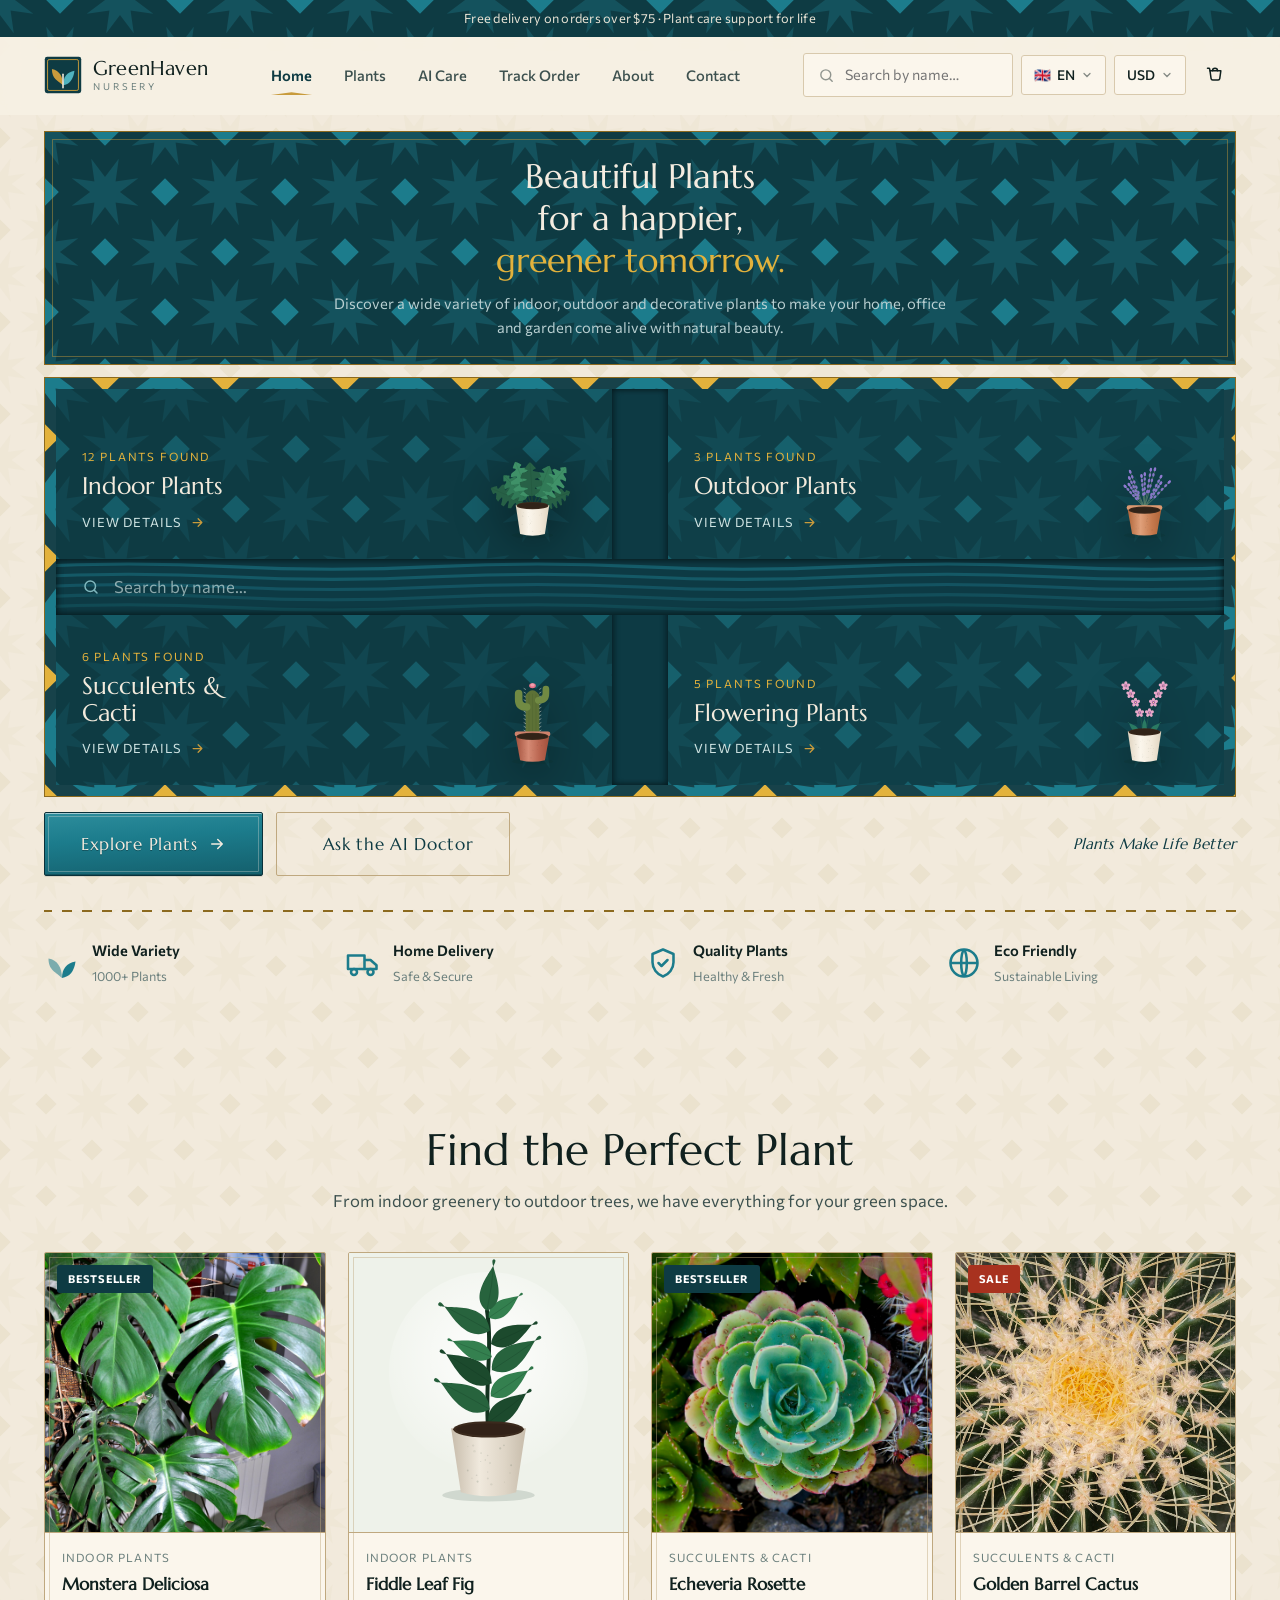
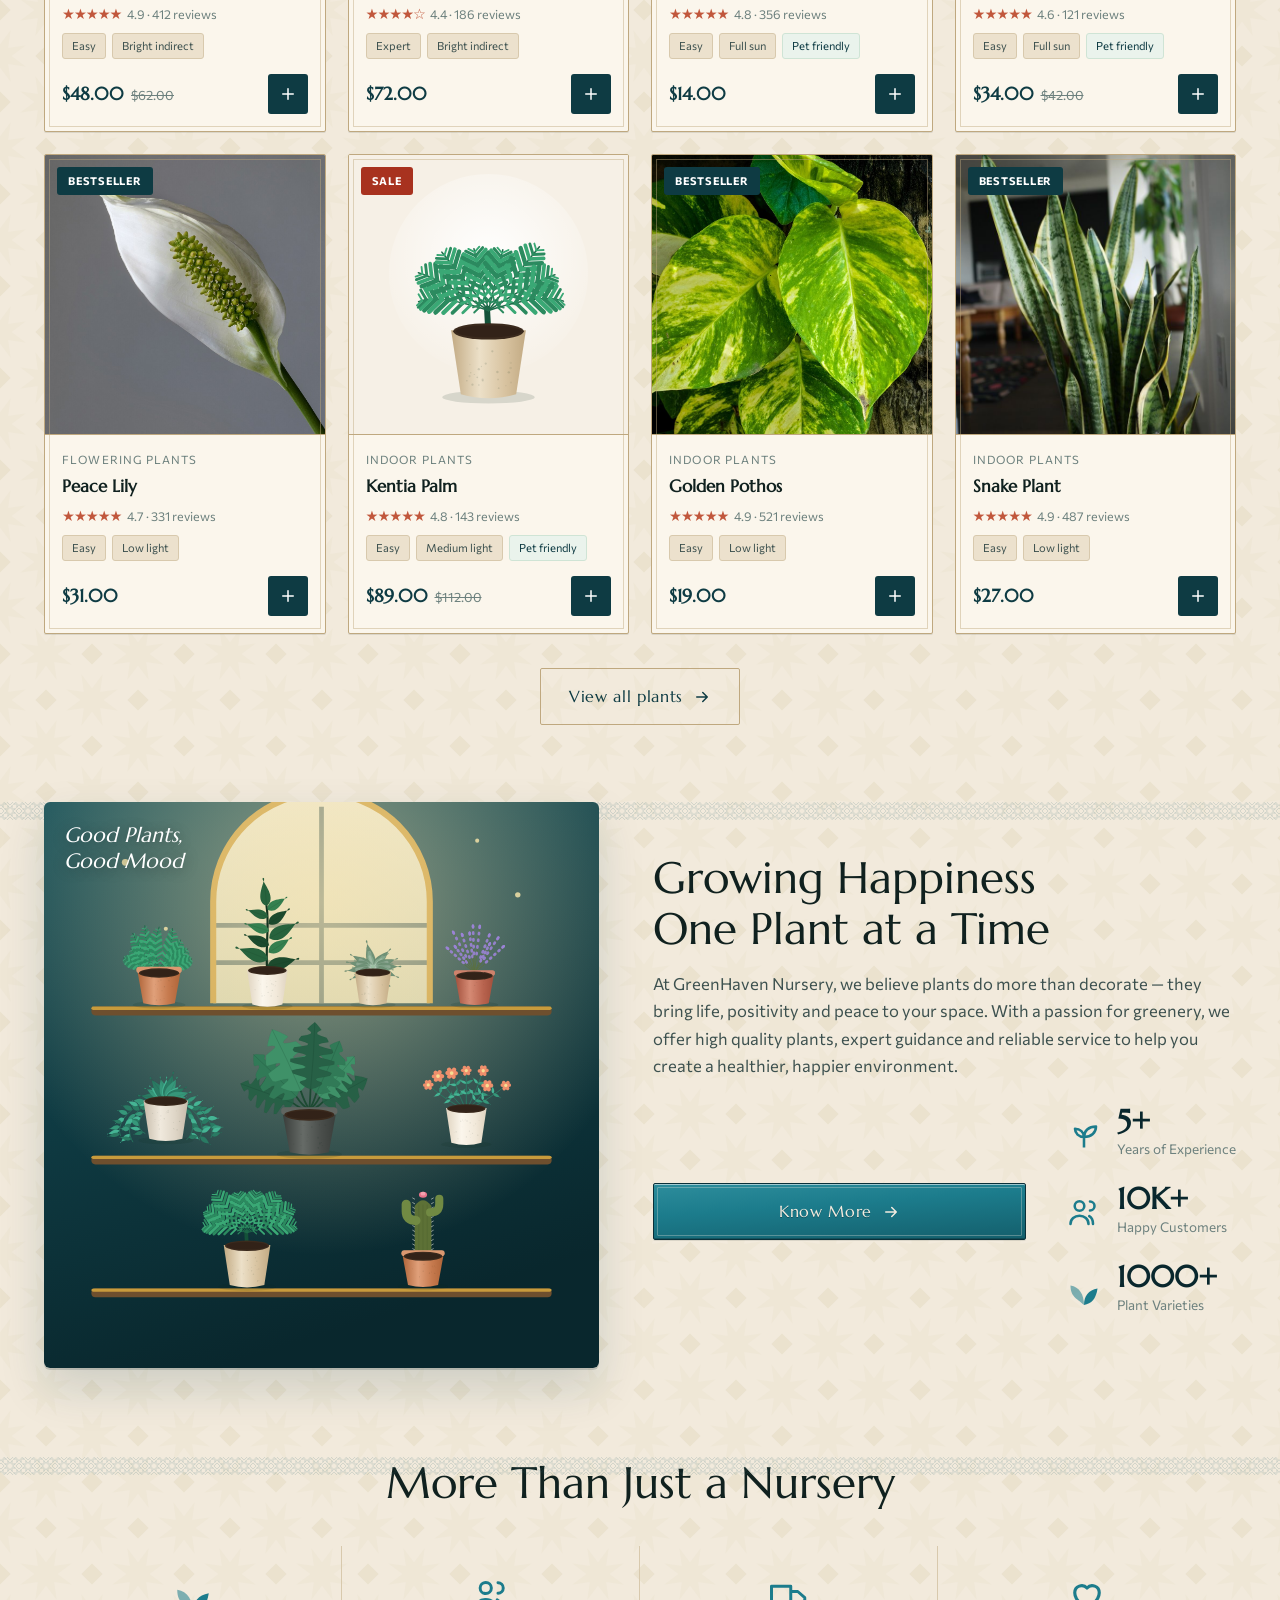
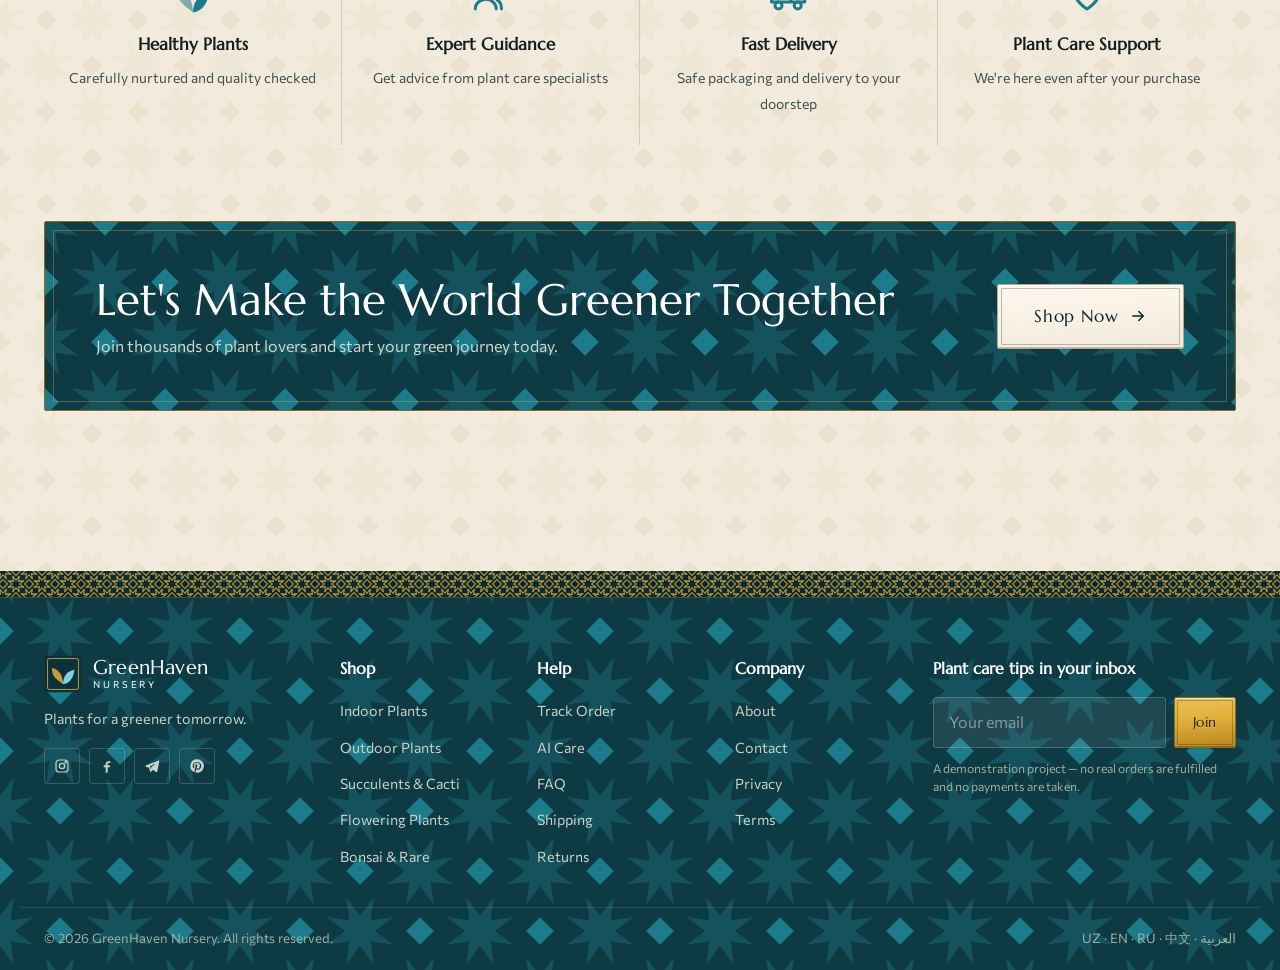
<file: index.html>
<!doctype html>
<html lang="en" dir="ltr">
<head>
<meta charset="utf-8">
<meta name="viewport" content="width=device-width, initial-scale=1">
<title>GreenHaven Nursery — Plants, Flowers & AI Plant Care</title>
<meta name="description" content="Buy healthy indoor and outdoor plants, track your order, and ask our AI plant doctor anything about plant care.">
<meta name="theme-color" content="#0e3b43">
<link rel="icon" href="assets/img/ui/favicon.svg" type="image/svg+xml">
<link rel="preconnect" href="https://fonts.googleapis.com">
<link rel="preconnect" href="https://fonts.gstatic.com" crossorigin>
<link href="https://fonts.googleapis.com/css2?family=Marcellus&family=Alegreya:wght@500;700&family=Amiri:wght@400;700&family=Commissioner:wght@400;500;600;700&family=Noto+Serif+SC:wght@600;700&family=Noto+Sans+SC:wght@400;500;700&family=Noto+Sans+Arabic:wght@400;500;700&display=swap" rel="stylesheet">
<link rel="stylesheet" href="assets/css/style.css">
<meta property="og:title" content="GreenHaven Nursery">
<meta property="og:description" content="Plants, flowers and an AI plant-care doctor — in five languages.">
<meta property="og:type" content="website">
</head>
<body>

<div class="topbar">
  <span data-i18n="topbar.msg">Free delivery on orders over $75 · Plant care support for life</span>
</div>

<header class="site-head" id="head">
  <div class="wrap nav">
    <a href="#/" class="logo" aria-label="GreenHaven home">
      <svg class="logo-mark" viewBox="0 0 48 48" aria-hidden="true">
        <rect x="1" y="1" width="46" height="46" rx="3" fill="#0e3b43"/><rect x="4.5" y="4.5" width="39" height="39" rx="2" fill="none" stroke="#c89b3c" stroke-width="1.2"/>
        <path d="M24 37c0-10 5-17 14.5-18.5C37 30 32 35.5 24 37Z" fill="#4fb3bf"/>
        <path d="M24 37C17 31 10 29 10 16.5c10 2 14 10 14 20.5Z" fill="#c89b3c"/>
        <path d="M24 40V23" stroke="#f2eadc" stroke-width="2" stroke-linecap="round"/>
      </svg>
      <span class="logo-text"><b>GreenHaven</b><span>Nursery</span></span>
    </a>

    <nav class="nav-links" id="navLinks">
      <a href="#/"        data-route="home"    data-i18n="nav.home">Home</a>
      <a href="#/shop"    data-route="shop"    data-i18n="nav.shop">Plants</a>
      <a href="#/care"    data-route="care"    data-i18n="nav.care">AI Care</a>
      <a href="#/track"   data-route="track"   data-i18n="nav.track">Track Order</a>
      <a href="#/about"   data-route="about"   data-i18n="nav.about">About</a>
      <a href="#/contact" data-route="contact" data-i18n="nav.contact">Contact</a>
    </nav>

    <div class="nav-tools">
      <div class="search-wrap">
        <div class="search-box">
          <svg viewBox="0 0 24 24" fill="none" stroke="currentColor" stroke-width="2" aria-hidden="true"><circle cx="11" cy="11" r="7"/><path d="m20 20-3.5-3.5" stroke-linecap="round"/></svg>
          <input type="search" id="search" autocomplete="off" data-i18n-ph="shop.search.ph" placeholder="Search by name…" aria-label="Search plants">
        </div>
        <div class="search-pop" id="searchPop"></div>
      </div>

      <div class="picker" id="langPicker">
        <button class="picker-btn" id="langBtn" aria-haspopup="true" aria-expanded="false">
          <span class="flag" id="langFlag">🇬🇧</span>
          <span id="langLabel">EN</span>
          <svg class="caret" viewBox="0 0 24 24" fill="none" stroke="currentColor" stroke-width="2.5" aria-hidden="true"><path d="m6 9 6 6 6-6" stroke-linecap="round"/></svg>
        </button>
        <div class="picker-menu" id="langMenu" role="menu"></div>
      </div>

      <div class="picker" id="curPicker">
        <button class="picker-btn" id="curBtn" aria-haspopup="true" aria-expanded="false">
          <span id="curLabel">USD</span>
          <svg class="caret" viewBox="0 0 24 24" fill="none" stroke="currentColor" stroke-width="2.5" aria-hidden="true"><path d="m6 9 6 6 6-6" stroke-linecap="round"/></svg>
        </button>
        <div class="picker-menu" id="curMenu" role="menu"></div>
      </div>

      <a href="#/cart" class="icon-btn" id="cartBtn" aria-label="Cart">
        <svg viewBox="0 0 24 24" fill="none" stroke="currentColor" stroke-width="1.8" aria-hidden="true"><path d="M6 7h13l-1.3 9.3a2 2 0 0 1-2 1.7H9.3a2 2 0 0 1-2-1.7L6 7Z" stroke-linejoin="round"/><path d="M9 7a3 3 0 0 1 6 0" stroke-linecap="round"/><path d="M3 4h1.6a1 1 0 0 1 1 .8L6 7" stroke-linecap="round"/></svg>
        <span class="cart-count" id="cartCount" hidden>0</span>
      </a>

      <button class="icon-btn burger" id="burger" aria-label="Menu">
        <svg viewBox="0 0 24 24" fill="none" stroke="currentColor" stroke-width="2" aria-hidden="true"><path d="M4 7h16M4 12h16M4 17h16" stroke-linecap="round"/></svg>
      </button>
    </div>
  </div>
</header>

<div class="drawer-back" id="drawerBack"></div>
<aside class="drawer" id="drawer" aria-label="Menu">
  <div class="drawer-head">
    <b style="font-family:var(--display);font-size:1.1rem" data-i18n="nav.menu">Menu</b>
    <button class="icon-btn" id="drawerClose" aria-label="Close">
      <svg viewBox="0 0 24 24" fill="none" stroke="currentColor" stroke-width="2" aria-hidden="true"><path d="M6 6l12 12M18 6 6 18" stroke-linecap="round"/></svg>
    </button>
  </div>
  <a href="#/"        data-route="home"    data-i18n="nav.home">Home</a>
  <a href="#/shop"    data-route="shop"    data-i18n="nav.shop">Plants</a>
  <a href="#/care"    data-route="care"    data-i18n="nav.care">AI Care</a>
  <a href="#/track"   data-route="track"   data-i18n="nav.track">Track Order</a>
  <a href="#/about"   data-route="about"   data-i18n="nav.about">About</a>
  <a href="#/contact" data-route="contact" data-i18n="nav.contact">Contact</a>
  <a href="#/cart"    data-route="cart"    data-i18n="nav.cart">Cart</a>
  <div class="drawer-pickers">
    <h6 data-i18n="c.language">Language</h6>
    <div class="row" id="drawerLang"></div>
    <h6 data-i18n="c.currency">Currency</h6>
    <div class="row" id="drawerCur"></div>
  </div>
</aside>

<main id="app" role="main"></main>

<footer class="site-foot">
  <div class="wrap foot-grid">
    <div class="foot-brand">
      <div class="logo">
        <svg class="logo-mark" viewBox="0 0 48 48" aria-hidden="true">
          <rect x="1" y="1" width="46" height="46" rx="3" fill="#0b3139"/><rect x="4.5" y="4.5" width="39" height="39" rx="2" fill="none" stroke="#c89b3c" stroke-width="1.2"/>
          <path d="M24 37c0-10 5-17 14.5-18.5C37 30 32 35.5 24 37Z" fill="#7fd0d8"/>
          <path d="M24 37C17 31 10 29 10 16.5c10 2 14 10 14 20.5Z" fill="#c89b3c"/>
        </svg>
        <span class="logo-text"><b>GreenHaven</b><span>Nursery</span></span>
      </div>
      <p data-i18n="ft.tag">Plants for a greener tomorrow.</p>
      <div class="socials">
        <a href="#/contact" aria-label="Instagram"><svg viewBox="0 0 24 24" fill="none" stroke="currentColor" stroke-width="1.8"><rect x="3" y="3" width="18" height="18" rx="5"/><circle cx="12" cy="12" r="4"/><circle cx="17.5" cy="6.5" r="1" fill="currentColor"/></svg></a>
        <a href="#/contact" aria-label="Facebook"><svg viewBox="0 0 24 24" fill="currentColor"><path d="M13 22v-8h3l.5-3H13V9c0-1 .3-1.5 1.6-1.5H17V4.8c-.3 0-1.4-.1-2.6-.1-2.6 0-4.4 1.6-4.4 4.5V11H7v3h3v8h3Z"/></svg></a>
        <a href="#/contact" aria-label="Telegram"><svg viewBox="0 0 24 24" fill="currentColor"><path d="M21 4 2.8 11.2c-1 .4-1 1.7 0 2l4.5 1.4 1.7 5.2c.3.9 1.4 1 2 .3l2.4-2.5 4.5 3.3c.8.6 1.9.2 2.1-.8L22.9 5.3C23.1 4.4 22 3.6 21 4Zm-3.4 4-7 6.2-.3 3-1.4-4.3 8.7-4.9Z"/></svg></a>
        <a href="#/contact" aria-label="Pinterest"><svg viewBox="0 0 24 24" fill="currentColor"><path d="M12 2a10 10 0 0 0-3.6 19.3c-.1-.8-.1-2 .1-2.9l1.2-5s-.3-.6-.3-1.5c0-1.4.8-2.5 1.8-2.5.9 0 1.3.6 1.3 1.4 0 .9-.6 2.2-.9 3.4-.2 1 .5 1.9 1.5 1.9 1.9 0 3.2-2.4 3.2-5.2 0-2.1-1.5-3.7-4.1-3.7a4.7 4.7 0 0 0-4.9 4.7c0 .9.3 1.5.7 2 .2.2.2.3.1.5l-.2.8c-.1.3-.3.4-.5.2-1.3-.5-1.9-2-1.9-3.6 0-2.7 2.3-5.9 6.8-5.9 3.6 0 6 2.6 6 5.4 0 3.7-2 6.5-5.1 6.5-1 0-2-.6-2.3-1.2l-.6 2.5c-.2.8-.7 1.8-1.1 2.4A10 10 0 1 0 12 2Z"/></svg></a>
      </div>
    </div>

    <div>
      <h5 data-i18n="ft.shop">Shop</h5>
      <ul>
        <li><a href="#/shop?cat=indoor"    data-i18n="cat.indoor">Indoor Plants</a></li>
        <li><a href="#/shop?cat=outdoor"   data-i18n="cat.outdoor">Outdoor Plants</a></li>
        <li><a href="#/shop?cat=succulent" data-i18n="cat.succulent">Succulents</a></li>
        <li><a href="#/shop?cat=flowering" data-i18n="cat.flowering">Flowering</a></li>
        <li><a href="#/shop?cat=bonsai"    data-i18n="cat.bonsai">Bonsai</a></li>
      </ul>
    </div>

    <div>
      <h5 data-i18n="ft.help">Help</h5>
      <ul>
        <li><a href="#/track"   data-i18n="nav.track">Track Order</a></li>
        <li><a href="#/care"    data-i18n="nav.care">AI Care</a></li>
        <li><a href="#/contact" data-i18n="ft.faq">FAQ</a></li>
        <li><a href="#/contact" data-i18n="ft.shipping">Shipping</a></li>
        <li><a href="#/contact" data-i18n="ft.returns">Returns</a></li>
      </ul>
    </div>

    <div>
      <h5 data-i18n="ft.company">Company</h5>
      <ul>
        <li><a href="#/about"   data-i18n="nav.about">About</a></li>
        <li><a href="#/contact" data-i18n="nav.contact">Contact</a></li>
        <li><a href="#/about"   data-i18n="ft.privacy">Privacy</a></li>
        <li><a href="#/about"   data-i18n="ft.terms">Terms</a></li>
      </ul>
    </div>

    <div>
      <h5 data-i18n="ft.newsletter">Plant care tips in your inbox</h5>
      <form class="news" id="newsForm">
        <input type="email" required data-i18n-ph="ft.nph" placeholder="Your email" aria-label="Email">
        <button class="btn btn-accent btn-sm" type="submit" data-i18n="ft.njoin">Join</button>
      </form>
      <p class="tiny" style="margin-top:12px;color:#9fae9f" data-i18n="ft.demo">A demonstration project — no real orders are fulfilled and no payments are taken.</p>
    </div>
  </div>

  <div class="wrap foot-base">
    <span>© <span id="year">2026</span> GreenHaven Nursery. <span data-i18n="ft.rights">All rights reserved.</span></span>
    <span>UZ · EN · RU · 中文 · العربية</span>
  </div>
</footer>

<div class="toasts" id="toasts" aria-live="polite"></div>

<script src="assets/js/i18n.js"></script>
<script src="assets/js/data.js"></script>
<script src="assets/js/credits.js"></script>
<script src="assets/js/kb.js"></script>
<script src="assets/js/kb-topics.js"></script>
<script src="assets/js/kb-topics2.js"></script>
<script src="assets/js/kb-topics3.js"></script>
<script src="assets/js/ai.js"></script>
<script src="assets/js/store.js"></script>
<script src="assets/js/app.js"></script>
</body>
</html>
</file>
<file: assets/css/style.css>
/* ==========================================================================
   GreenHaven Nursery — design system
   ========================================================================== */

:root {
  /* The Walled Garden — glazed zellige, lime plaster, brass, still water. */
  --bg:        #f2eadc;   /* lime plaster */
  --bg-tint:   #e9dfcc;
  --surface:   #fbf6ec;
  --surface-2: #ece1cd;
  --ink:       #10211f;
  --ink-2:     #3d514f;
  --ink-3:     #6d817e;
  --brand:     #0e3b43;   /* deep glazed teal */
  --brand-2:   #1c7c8c;   /* turquoise glaze */
  --brand-ink: #09272d;
  --accent:    #c1573c;   /* terracotta */
  --accent-2:  #e3b23c;   /* saffron */
  --brass:     #c89b3c;
  --brass-hi:  #efd79a;
  --brass-lo:  #8c6a1f;
  --line:      #d8c9ad;
  --line-2:    #bfa87f;
  --danger:    #a8321f;
  --ok:        #1c7c8c;

  /* Cut tile, not rounded card: edges are crisp everywhere. */
  --r-sm: 2px;
  --r-md: 3px;
  --r-lg: 4px;
  --r-xl: 6px;
  --r-pill: 3px;

  --sh-1: 0 1px 0 rgba(16,33,31,.10);
  --sh-2: 0 2px 0 rgba(16,33,31,.12), 0 10px 26px rgba(14,59,67,.10);
  --sh-3: 0 2px 0 rgba(16,33,31,.16), 0 20px 46px rgba(14,59,67,.16);

  --display: 'Marcellus', Georgia, serif;
  --body: 'Commissioner', system-ui, -apple-system, 'Segoe UI', sans-serif;

  --tile-deep:    url('../img/world/tile-deep.svg');
  --tile-plaster: url('../img/world/tile-plaster.svg');
  --tile-saffron: url('../img/world/tile-saffron.svg');
  --screen-brass: url('../img/world/screen-brass.svg');
  --screen-ink:   url('../img/world/screen-ink.svg');
  --water:        url('../img/world/water.svg');

  --wrap: 1240px;
  --nav-h: 76px;
}

html[lang="ar"] { --display: 'Amiri', serif; --body: 'Noto Sans Arabic', sans-serif; }
html[lang="zh"] { --display: 'Noto Serif SC', serif; --body: 'Noto Sans SC', sans-serif; }
html[lang="ru"] { --display: 'Alegreya', Georgia, serif; }

* { box-sizing: border-box; }

html { scroll-behavior: smooth; -webkit-text-size-adjust: 100%; }

body {
  margin: 0;
  background: var(--bg) var(--tile-plaster);
  color: var(--ink);
  font-family: var(--body);
  font-size: 16px;
  line-height: 1.65;
  -webkit-font-smoothing: antialiased;
  overflow-x: hidden;
}

img, svg { max-width: 100%; display: block; }
a { color: inherit; text-decoration: none; }
button, input, select, textarea { font: inherit; color: inherit; }

h1, h2, h3, h4 { font-family: var(--display); font-weight: 400; line-height: 1.16; margin: 0; letter-spacing: 0; }
h1 { font-size: clamp(2.3rem, 5.2vw, 4rem); }
h2 { font-size: clamp(1.8rem, 3.6vw, 2.75rem); }
h3 { font-size: clamp(1.25rem, 2vw, 1.6rem); }
h4 { font-size: 1.08rem; }
p  { margin: 0 0 1em; }

.wrap { width: 100%; max-width: var(--wrap); margin-inline: auto; padding-inline: 24px; }
/* Views render from script, so reserve the space before they arrive —
   otherwise the first paint pulls the footer up into the viewport. */
#app { min-height: 78vh; }
.sr { position: absolute; width: 1px; height: 1px; overflow: hidden; clip: rect(0 0 0 0); white-space: nowrap; }

/* --------------------------------------------------------------- buttons */
.btn {
  display: inline-flex; align-items: center; gap: 10px; justify-content: center;
  padding: 14px 28px; border-radius: var(--r-sm);
  border: 1px solid var(--brass-lo);
  font-family: var(--display); font-weight: 400; font-size: 1rem;
  letter-spacing: .04em; cursor: pointer; white-space: nowrap; position: relative;
  background: linear-gradient(176deg, var(--brass-hi) 0%, var(--brass) 38%, #a9802a 100%);
  color: #2a1f08;
  box-shadow: inset 0 1px 0 rgba(255,255,255,.55), inset 0 -1px 0 rgba(0,0,0,.22), var(--sh-1);
  text-shadow: 0 1px 0 rgba(255,255,255,.35);
  transition: filter .16s ease, box-shadow .16s ease, transform .12s ease;
}
/* the engraved rule inside the plaque edge */
.btn::after {
  content: ''; position: absolute; inset: 3px; border: 1px solid rgba(42,31,8,.28);
  border-radius: 1px; pointer-events: none;
}
.btn:hover { filter: brightness(1.06); box-shadow: inset 0 1px 0 rgba(255,255,255,.6), inset 0 -1px 0 rgba(0,0,0,.25), var(--sh-2); }
.btn:active { transform: translateY(1px); }
.btn-primary { background: linear-gradient(176deg, #2d8d9c 0%, var(--brand-2) 40%, #145f6c 100%);
  border-color: #0a3039; color: #f4ece0; text-shadow: 0 1px 0 rgba(0,0,0,.3); }
.btn-primary::after { border-color: rgba(244,236,224,.3); }
.btn-ghost { background: transparent; border-color: var(--line-2); color: var(--brand);
  box-shadow: none; text-shadow: none; }
.btn-ghost::after { border-color: transparent; }
.btn-ghost:hover { border-color: var(--brand); background: rgba(28,124,140,.08); filter: none; }
.btn-accent { background: linear-gradient(176deg, #e9c05a 0%, var(--accent-2) 40%, #b9871f 100%);
  border-color: #8c6a1f; color: #2a1f08; }
.btn-light { background: linear-gradient(176deg, #fdf8ee 0%, #f2eadc 100%); border-color: var(--line-2); color: var(--brand-ink); }
.btn-sm { padding: 9px 18px; font-size: .88rem; }
.btn-sm::after { inset: 2px; }
.btn-lg { padding: 17px 36px; font-size: 1.08rem; }
.btn-block { width: 100%; }
.btn[disabled] { opacity: .45; cursor: not-allowed; }
.btn .ico { width: 18px; height: 18px; flex: none; }
[dir="rtl"] .btn .ico-arrow { transform: scaleX(-1); }

.chip {
  display: inline-flex; align-items: center; gap: 7px; padding: 7px 15px;
  border-radius: var(--r-sm); border: 1px solid var(--line-2);
  background: var(--surface); font-size: .84rem; font-weight: 500; cursor: pointer;
  letter-spacing: .02em; transition: all .15s ease;
}
.chip:hover { border-color: var(--brand); color: var(--brand); }
.chip.on { background: var(--brand); border-color: var(--brand); color: #fff; }

.eyebrow {
  display: inline-flex; align-items: center; gap: 9px;
  font-size: .76rem; font-weight: 600; letter-spacing: .16em; text-transform: uppercase;
  color: var(--brand-2);
}
.eyebrow::before { content: ''; width: 16px; height: 16px; flex: none;
  background: url("data:image/svg+xml,%3Csvg xmlns='http://www.w3.org/2000/svg' viewBox='0 0 24 24' fill='%232d6b46'%3E%3Cpath d='M12 22c0-6 3-10 9-11-1 7-4 10-9 11Z'/%3E%3Cpath d='M12 22C8 18 3 17 3 9c6 1 9 6 9 13Z' opacity='.55'/%3E%3C/svg%3E") center/contain no-repeat; }
.center { text-align: center; }
.center .eyebrow { justify-content: center; }
.lead { color: var(--ink-2); font-size: 1.04rem; max-width: 62ch; }
.center .lead { margin-inline: auto; }

/* ---------------------------------------------------------------- header */
.topbar {
  background: var(--brand-ink) var(--tile-deep); color: #e8e3d5; font-size: .8rem;
  text-align: center; padding: 8px 16px; letter-spacing: .02em;
}
.topbar b { color: var(--accent); font-weight: 600; }

.site-head {
  position: sticky; top: 0; z-index: 60;
  background: rgba(247,240,228,.93); backdrop-filter: blur(12px);
  border-bottom: 2px solid transparent; transition: border-color .2s, box-shadow .2s;
}
.site-head.stuck { border-image: linear-gradient(90deg, var(--brass-lo), var(--brass), var(--brass-lo)) 1;
  border-bottom-style: solid; box-shadow: var(--sh-1); }
.nav { display: flex; align-items: center; gap: 18px; height: var(--nav-h); }

.logo { display: flex; align-items: center; gap: 11px; flex: none; }
.logo-mark { width: 38px; height: 38px; flex: none; }
.logo-text { display: flex; flex-direction: column; line-height: 1; }
.logo-text b { font-family: var(--display); font-size: 1.24rem; font-weight: 400; letter-spacing: .01em; }
.logo-text span { font-size: .6rem; letter-spacing: .3em; text-transform: uppercase; color: var(--ink-3); margin-top: 3px; }

.nav-links { display: flex; align-items: center; gap: 4px; margin-inline: auto; }
.nav-links a {
  padding: 9px 14px; border-radius: var(--r-pill); font-size: .92rem; font-weight: 500;
  color: var(--ink-2); transition: color .15s, background .15s; position: relative;
}
.nav-links a:hover { color: var(--brand); background: var(--surface-2); }
.nav-links a.active { color: var(--brand); font-weight: 600; }
.nav-links a.active::after {
  content: ''; position: absolute; inset-inline: 12px; bottom: 1px; height: 3px;
  background: var(--brass); clip-path: polygon(50% 0, 100% 100%, 0 100%);
}

.nav-tools { display: flex; align-items: center; gap: 8px; flex: none; }
.icon-btn {
  width: 42px; height: 42px; border-radius: var(--r-pill); border: 1px solid transparent;
  display: grid; place-items: center; cursor: pointer; background: none;
  transition: background .15s, border-color .15s; position: relative; color: var(--ink);
}
.icon-btn:hover { background: var(--surface-2); border-color: var(--line); }
.icon-btn svg { width: 20px; height: 20px; }
.cart-count {
  position: absolute; top: 2px; inset-inline-end: 2px; min-width: 19px; height: 19px;
  padding: 0 5px; border-radius: var(--r-pill); background: var(--brand); color: #fff;
  font-size: .68rem; font-weight: 700; display: grid; place-items: center; line-height: 1;
}
.cart-count[hidden] { display: none; }   /* author display: must beat the UA hidden rule */

.picker { position: relative; }
.picker-btn {
  display: flex; align-items: center; gap: 6px; padding: 8px 12px; cursor: pointer;
  border: 1px solid var(--line); background: var(--surface); border-radius: var(--r-pill);
  font-size: .85rem; font-weight: 500; transition: border-color .15s;
}
.picker-btn:hover { border-color: var(--brand); }
.picker-btn .caret { width: 12px; height: 12px; opacity: .5; }
.picker-menu {
  position: absolute; top: calc(100% + 8px); inset-inline-end: 0; min-width: 190px;
  background: var(--surface); border: 1px solid var(--line); border-radius: var(--r-md);
  box-shadow: var(--sh-3); padding: 6px; z-index: 80; display: none;
}
.picker.open .picker-menu { display: block; }
.picker-menu button {
  display: flex; align-items: center; gap: 10px; width: 100%; padding: 9px 12px;
  border: 0; background: none; border-radius: var(--r-sm); cursor: pointer;
  font-size: .9rem; text-align: start;
}
.picker-menu button:hover { background: var(--surface-2); }
.picker-menu button.on { background: var(--brand); color: #fff; }
.picker-menu .flag { font-size: 1.1rem; line-height: 1; }
.picker-menu .sub { margin-inline-start: auto; font-size: .76rem; opacity: .6; }

.burger { display: none; }

/* mobile drawer */
.drawer-back {
  position: fixed; inset: 0; background: rgba(20,39,27,.45); z-index: 90;
  opacity: 0; pointer-events: none; transition: opacity .25s;
}
.drawer-back.open { opacity: 1; pointer-events: auto; }
.drawer {
  position: fixed; inset-block: 0; inset-inline-end: 0; width: min(330px, 86vw);
  background: var(--bg); z-index: 95; padding: 22px; overflow-y: auto;
  transform: translateX(100%); transition: transform .3s cubic-bezier(.4,0,.2,1);
  display: flex; flex-direction: column; gap: 6px;
}
[dir="rtl"] .drawer { transform: translateX(-100%); }
.drawer.open { transform: translateX(0) !important; }
.drawer a {
  padding: 13px 14px; border-radius: var(--r-md); font-weight: 500;
  display: flex; align-items: center; justify-content: space-between;
}
.drawer a:hover, .drawer a.active { background: var(--surface); color: var(--brand); }
.drawer-head { display: flex; align-items: center; justify-content: space-between; margin-bottom: 14px; }

/* search overlay */
.search-wrap { position: relative; flex: none; }
.search-box {
  display: flex; align-items: center; gap: 8px; background: var(--surface);
  border: 1px solid var(--line); border-radius: var(--r-pill); padding: 8px 14px;
  width: 210px; transition: width .2s, border-color .15s;
}
.search-box:focus-within { border-color: var(--brand); width: 260px; }
.search-box input { border: 0; outline: 0; background: none; width: 100%; font-size: .9rem; }
.search-box svg { width: 17px; height: 17px; opacity: .45; flex: none; }
.search-pop {
  position: absolute; top: calc(100% + 8px); inset-inline-end: 0; width: 340px;
  background: var(--surface); border: 1px solid var(--line); border-radius: var(--r-md);
  box-shadow: var(--sh-3); padding: 7px; display: none; max-height: 380px; overflow-y: auto; z-index: 80;
}
.search-pop.open { display: block; }
.search-pop a { display: flex; gap: 11px; align-items: center; padding: 8px; border-radius: var(--r-sm); }
.search-pop a:hover { background: var(--surface-2); }
.search-pop img { width: 42px; height: 42px; border-radius: var(--r-sm); object-fit: cover; }
.search-pop .nm { font-size: .9rem; font-weight: 500; }
.search-pop .pr { font-size: .82rem; color: var(--brand); font-weight: 600; }
.search-pop .empty { padding: 16px; text-align: center; color: var(--ink-3); font-size: .88rem; }

/* ================================================== the walled garden ====
   The first screen is a garden seen from above: four quarters divided by
   water. Every part works — a quarter is the control that enters a
   category, the channel is the search field, the plaque is the action.   */
.garden { padding-block: 16px 46px; }

.inscription {
  background: var(--brand-ink) var(--tile-deep);
  border: 1px solid var(--brass-lo);
  padding: clamp(15px, 2.1vw, 24px) clamp(18px, 4vw, 48px);
  text-align: center; position: relative;
}
.inscription::after {
  content: ''; position: absolute; inset: 7px; border: 1px solid rgba(200,155,60,.45);
  pointer-events: none;
}
.inscription h1 { color: #f4ece0; font-size: clamp(1.35rem, 2.8vw, 2.15rem); line-height: 1.22; }
.inscription h1 em { font-style: normal; color: var(--accent-2); }
.inscription p {
  color: #b9cfd1; margin: 9px auto 0; max-width: 62ch; font-size: .92rem;
}

.garden-frame {
  margin-top: 12px; padding: 11px;
  background: var(--brand-ink) var(--tile-saffron);
  border: 1px solid var(--brass-lo);
}
.garden-plan {
  --ch: clamp(44px, 4.4vw, 62px);
  display: grid;
  grid-template-columns: 1fr var(--ch) 1fr;
  grid-template-rows: 1fr var(--ch) 1fr;
  /* explicit height, not aspect-ratio: with a max-height the browser keeps
     the ratio by shrinking the WIDTH, which exposed the frame behind it. */
  width: 100%;
  height: clamp(360px, 44vh, 520px);
  background: #0b3139;
}

.quarter {
  position: relative; overflow: hidden; display: flex; flex-direction: column;
  justify-content: flex-end; padding: clamp(14px, 2vw, 26px);
  background: #0e3b43; color: #f2eadc; isolation: isolate;
  transition: background .25s ease;
}
.quarter:nth-of-type(even) { background: #10434c; }
.quarter::before {                       /* the quarter's own planting bed */
  content: ''; position: absolute; inset: 0; background: var(--tile-deep);
  opacity: .5; z-index: -2;
}
.quarter img {
  position: absolute; inset-block-end: 4%; inset-inline-end: 3%;
  width: auto; height: clamp(96px, 74%, 210px); max-width: 46%;
  object-fit: contain; object-position: bottom; z-index: -1;
  filter: drop-shadow(0 12px 22px rgba(0,0,0,.38));
  transition: transform .4s cubic-bezier(.16,1,.3,1);
}
.quarter:hover { background: #155a66; }
.quarter:hover img { transform: translateY(-6px) scale(1.04); }
.q-name {
  font-family: var(--display); font-size: clamp(1.05rem, 1.9vw, 1.7rem);
  line-height: 1.1; max-width: 10ch;
}
.q-count {
  font-size: .72rem; letter-spacing: .16em; text-transform: uppercase;
  color: var(--accent-2); margin-bottom: 7px;
}
.q-enter {
  margin-top: 12px; display: inline-flex; align-items: center; gap: 8px;
  font-size: .8rem; letter-spacing: .08em; text-transform: uppercase; color: #cfe3e2;
}
.q-enter svg { width: 15px; height: 15px; color: var(--brass); }
[dir="rtl"] .q-enter svg { transform: scaleX(-1); }
.quarter:focus-visible { outline: 3px solid var(--accent-2); outline-offset: -3px; }

.channel { background: #0d3a44; position: relative; }
.channel-v { grid-area: 1 / 2 / 4 / 3; box-shadow: inset 2px 0 6px rgba(0,0,0,.4), inset -2px 0 6px rgba(0,0,0,.4); }
.channel-h {
  grid-area: 2 / 1 / 3 / 4; z-index: 3;
  background: #0d3a44 var(--water) repeat-x center / auto 100%;
  box-shadow: inset 0 2px 7px rgba(0,0,0,.45), inset 0 -2px 7px rgba(0,0,0,.45);
  display: flex; align-items: center; gap: 12px; padding-inline: clamp(14px, 2vw, 26px);
}
.channel-h svg { width: 18px; height: 18px; color: #7fb7bd; flex: none; }
.garden-search {
  flex: 1; min-width: 0; background: transparent; border: 0; outline: 0;
  color: #eaf3f2; font-size: clamp(.9rem, 1.3vw, 1.05rem); font-family: var(--body);
}
.garden-search::placeholder { color: rgba(226,241,240,.6); }
.garden-search:focus { color: #fff; }
.channel-h:focus-within { box-shadow: inset 0 0 0 2px var(--accent-2), inset 0 2px 7px rgba(0,0,0,.45); }

.garden-actions {
  display: flex; gap: 13px; align-items: center; flex-wrap: wrap; margin-top: 15px;
}
.garden-note {
  margin-inline-start: auto; font-size: .82rem; color: var(--ink-3);
  display: flex; align-items: center; gap: 8px;
}
.garden-note { font-family: var(--display); font-style: italic; font-size: .95rem;
  color: var(--brand); letter-spacing: .01em; }

.feature-strip {
  display: grid; grid-template-columns: repeat(4, 1fr); gap: 10px;
  margin-top: 34px; padding-top: 26px;
  border-top: 2px solid transparent;
  border-image: repeating-linear-gradient(90deg, var(--brass-lo) 0 10px, transparent 10px 20px) 2;
}
.feat { display: flex; align-items: center; gap: 12px; }
.feat .fi { display: block; width: 36px; height: 36px; flex: none; color: var(--brand-2); }
.feat b { display: block; font-size: .92rem; font-weight: 600; }
.feat span { font-size: .8rem; color: var(--ink-3); }

@media (max-height: 760px) and (min-width: 881px) {
  .garden-plan { height: clamp(320px, 40vh, 430px); }
  .inscription p { display: none; }
}
@media (max-width: 880px) {
  .garden-plan { height: auto; grid-template-columns: 1fr 1fr;
    grid-template-rows: auto var(--ch) auto; }
  .q1 { grid-area: 1 / 1; } .q2 { grid-area: 1 / 2; }
  .q3 { grid-area: 3 / 1; } .q4 { grid-area: 3 / 2; }
  .channel-h { grid-area: 2 / 1 / 3 / 3; }
  .channel-v { display: none; }
  .quarter { min-height: 180px; }
}
@media (max-width: 520px) {
  .garden-plan { grid-template-columns: 1fr; grid-template-rows: auto auto var(--ch) auto auto; }
  .q1 { grid-area: 1 / 1; } .q2 { grid-area: 2 / 1; }
  .q3 { grid-area: 4 / 1; } .q4 { grid-area: 5 / 1; }
  .channel-h { grid-area: 3 / 1 / 4 / 2; }
  .quarter { min-height: 150px; }
  .garden-note { margin-inline-start: 0; }
}

/* ----------------------------------------------------------- categories */
.section { padding-block: clamp(48px, 6vw, 86px); }
.section + .section { position: relative; }
.section + .section::before {
  content: ''; position: absolute; inset-inline: 0; top: 0; height: 18px;
  background: var(--screen-ink) repeat-x center / auto 100%; opacity: .22;
}
.section-head { margin-bottom: 38px; }
.section-head h2 + .lead { margin-top: 12px; }
.section-head h2 { margin: 12px 0 10px; }

.cat-grid { display: grid; grid-template-columns: repeat(4, 1fr); gap: 18px; }
.cat-card {
  position: relative; border-radius: var(--r-lg); overflow: hidden; aspect-ratio: 1/1.06;
  background: var(--surface-2); box-shadow: var(--sh-1); display: block;
  transition: transform .25s ease, box-shadow .25s ease;
}
.cat-card:hover { box-shadow: var(--sh-3); }
.cat-card img { width: 100%; height: 100%; object-fit: cover; transition: transform .5s ease; }
.cat-card:hover img { transform: scale(1.06); }
.cat-card::after {
  content: ''; position: absolute; inset: 0;
  background: linear-gradient(to top, rgba(14,33,22,.82) 0%, rgba(14,33,22,.25) 42%, transparent 68%);
}
.cat-body { position: absolute; inset-inline: 18px; bottom: 16px; z-index: 2; color: #fff;
  display: flex; align-items: flex-end; justify-content: space-between; gap: 10px; }
.cat-body b { font-family: var(--display); font-size: 1.12rem; display: block; }
.cat-body span { font-size: .8rem; opacity: .85; }
.cat-go { width: 36px; height: 36px; border-radius: var(--r-pill); background: #fff;
  display: grid; place-items: center; flex: none; color: var(--brand); }
.cat-go svg { width: 16px; height: 16px; }
[dir="rtl"] .cat-go svg { transform: scaleX(-1); }

/* ------------------------------------------------------------- products */
.prod-grid { display: grid; grid-template-columns: repeat(4, 1fr); gap: 22px; }
.card {
  background: var(--surface); border-radius: var(--r-sm); overflow: hidden;
  border: 1px solid var(--line-2); box-shadow: var(--sh-1);
  display: flex; flex-direction: column; position: relative;
  transition: box-shadow .22s ease, border-color .22s ease;
}
/* the plaque's engraved inner rule, carried onto every panel */
.card::after {
  content: ''; position: absolute; inset: 4px; border: 1px solid rgba(191,168,127,.45);
  pointer-events: none; z-index: 3;
}
.card:hover { border-color: var(--brass); }
.card:hover { box-shadow: var(--sh-3); }
.card:hover .card-media img { transform: scale(1.05); }
.card-media { position: relative; display: block; background: var(--surface-2);
  aspect-ratio: 1/1; overflow: hidden; border-bottom: 1px solid var(--line-2); }
.card-media img { width: 100%; height: 100%; object-fit: cover; transition: transform .45s ease; }
.card:hover .card-media img { transform: scale(1.05); }
.badge {
  position: absolute; top: 12px; inset-inline-start: 12px; z-index: 2;
  padding: 5px 11px; border-radius: var(--r-pill); font-size: .68rem; font-weight: 700;
  letter-spacing: .07em; text-transform: uppercase; background: var(--brand); color: #fff;
}
.badge.sale { background: var(--danger); }
.badge.new { background: var(--accent); color: #2a2111; }
.badge.rare { background: #4b3a73; }
.wish {
  position: absolute; top: 10px; inset-inline-end: 10px; z-index: 2;
  width: 34px; height: 34px; border-radius: var(--r-pill); border: 0; cursor: pointer;
  background: rgba(255,255,255,.9); display: grid; place-items: center; color: var(--ink-2);
  opacity: 0; transform: translateY(-4px); transition: all .2s ease;
}
.card:hover .wish { opacity: 1; transform: none; }
.wish svg { width: 17px; height: 17px; }
.wish.on { color: var(--danger); }
.wish.on svg { fill: currentColor; }

.card-body { padding: 15px 17px 17px; display: flex; flex-direction: column; gap: 7px; flex: 1; }
.card-cat { font-size: .72rem; letter-spacing: .1em; text-transform: uppercase; color: var(--ink-3); }
.card-name { font-family: var(--display); font-size: 1.07rem; font-weight: 600; line-height: 1.25; }
.card-name a:hover { color: var(--brand); }
.stars { display: flex; align-items: center; gap: 5px; font-size: .78rem; color: var(--ink-3); }
.stars .s { color: var(--accent); letter-spacing: -1px; font-size: .9rem; }
.card-foot { display: flex; align-items: center; justify-content: space-between; gap: 10px; margin-top: auto; padding-top: 8px; }
.price { font-size: 1.15rem; font-weight: 700; color: var(--brand); font-family: var(--display); }
.price s { font-size: .82rem; color: var(--ink-3); font-weight: 400; margin-inline-start: 7px; font-family: var(--body); }
.add-btn {
  width: 40px; height: 40px; border-radius: var(--r-pill); border: 0; cursor: pointer;
  background: var(--brand); color: #fff; display: grid; place-items: center; flex: none;
  transition: background .15s, transform .15s;
}
.add-btn:hover { background: var(--brand-ink); transform: scale(1.06); }
.add-btn svg { width: 18px; height: 18px; }
.add-btn.done { background: var(--ok); }
.card.out .card-media { filter: grayscale(.6) opacity(.65); }
.tags { display: flex; gap: 6px; flex-wrap: wrap; }
.tag { font-size: .7rem; padding: 3px 9px; border-radius: var(--r-pill); background: var(--surface-2); color: var(--ink-2); border: 1px solid var(--line); }
.tag.pet { background: #eaf3ec; color: var(--brand); border-color: #cfe4d5; }

/* ---------------------------------------------------------------- about */
.about-grid { display: grid; grid-template-columns: 1fr 1.05fr; gap: 54px; align-items: center; }
.about-art { border-radius: var(--r-xl); overflow: hidden; box-shadow: var(--sh-3); position: relative;
  background: linear-gradient(145deg,#eaf0e8,#f7f2e6); aspect-ratio: 1/1.02; }
.about-art img { width: 100%; height: 100%; object-fit: cover; }
.about-quote {
  position: absolute; top: 20px; inset-inline-start: 20px; color: #fff;
  font-family: var(--display); font-style: italic; font-size: 1.3rem; line-height: 1.25;
  text-shadow: 0 2px 14px rgba(0,0,0,.4); max-width: 160px;
}
.stats { display: flex; flex-direction: column; gap: 22px; }
.stat { display: flex; align-items: center; gap: 15px; }
.stat .si { display: block; width: 36px; height: 36px; color: var(--brand-2); flex: none; }
.stat b { font-family: var(--display); font-size: 1.85rem; line-height: 1; display: block; color: var(--brand-ink); }
.stat span { font-size: .84rem; color: var(--ink-3); }
.about-row { display: grid; grid-template-columns: 1fr auto; gap: 40px; align-items: center; }

/* ------------------------------------------------------------------ why */
.why-grid { display: grid; grid-template-columns: repeat(4, 1fr); gap: 0; margin-top: 10px; }
.why { padding: 28px 24px; text-align: center; border-inline-end: 1px solid var(--line); }
.why:last-child { border-inline-end: 0; }
.why .wi { display: block; width: 42px; height: 42px; margin: 0 auto 14px; color: var(--brand-2); }
.why b { display: block; font-family: var(--display); font-size: 1.07rem; margin-bottom: 6px; }
.why span { font-size: .87rem; color: var(--ink-2); }

/* ----------------------------------------------------------------- band */
.band {
  background: var(--brand-ink) var(--tile-deep); color: #f2efe3; border-radius: var(--r-sm);
  border: 1px solid var(--brass-lo);
  padding: clamp(32px, 4vw, 52px) clamp(26px, 4vw, 56px); position: relative; overflow: hidden;
  display: flex; align-items: center; justify-content: space-between; gap: 30px; flex-wrap: wrap;
}
.band::after {
  content: ''; position: absolute; inset: 8px; border: 1px solid rgba(200,155,60,.4);
  pointer-events: none;
}
.band h2 { color: #fff; position: relative; z-index: 1; }
.band p { color: #cfd8cd; margin: 8px 0 0; position: relative; z-index: 1; }
.band .btn { position: relative; z-index: 1; }

/* --------------------------------------------------------------- footer */
.site-foot {
  background: var(--brand-ink) var(--tile-deep); color: #c9d3c8;
  margin-top: clamp(48px, 7vw, 96px); position: relative; padding-top: 26px;
}
.site-foot::before {                      /* mashrabiya screen over the sill */
  content: ''; position: absolute; inset-inline: 0; top: 0; height: 26px;
  background: var(--brand-ink) var(--screen-brass) repeat-x center / auto 100%;
  opacity: .9; border-bottom: 1px solid rgba(200,155,60,.35);
}
.foot-grid { display: grid; grid-template-columns: 1.6fr repeat(3, 1fr) 1.4fr; gap: 34px; padding-block: 58px 38px; }
.site-foot h5 { font-family: var(--display); font-size: 1rem; color: #fff; margin: 0 0 16px; font-weight: 600; }
.site-foot ul { list-style: none; margin: 0; padding: 0; display: flex; flex-direction: column; gap: 10px; }
.site-foot a { font-size: .89rem; transition: color .15s; }
.site-foot a:hover { color: var(--accent); }
.foot-brand .logo-text b, .foot-brand .logo-text span { color: #fff; }
.foot-brand p { font-size: .89rem; margin-top: 14px; max-width: 34ch; }
.news { display: flex; gap: 8px; margin-top: 14px; }
.news input {
  flex: 1; min-width: 0; padding: 11px 15px; border-radius: var(--r-pill);
  border: 1px solid rgba(255,255,255,.18); background: rgba(255,255,255,.07); color: #fff; outline: 0;
}
.news input::placeholder { color: rgba(255,255,255,.45); }
.news input:focus { border-color: var(--accent); }
.socials { display: flex; gap: 9px; margin-top: 18px; }
.socials a { width: 36px; height: 36px; border-radius: var(--r-pill); border: 1px solid rgba(255,255,255,.17);
  display: grid; place-items: center; transition: all .18s; }
.socials a:hover { background: var(--accent); border-color: var(--accent); color: var(--brand-ink); }
.socials svg { width: 16px; height: 16px; }
.foot-base {
  border-top: 1px solid rgba(255,255,255,.1); padding-block: 20px; font-size: .82rem;
  display: flex; justify-content: space-between; gap: 16px; flex-wrap: wrap; color: #9fae9f;
}

/* ------------------------------------------------------------ page head */
.page-head { padding-block: 40px 26px; }
.crumbs { font-size: .83rem; color: var(--ink-3); display: flex; gap: 8px; align-items: center; margin-bottom: 14px; flex-wrap: wrap; }
.crumbs a:hover { color: var(--brand); }
.crumbs span { opacity: .5; }

/* ----------------------------------------------------------- shop layout */
.shop-layout { display: grid; grid-template-columns: 258px 1fr; gap: 34px; align-items: start; }
.filters {
  background: var(--surface); border-radius: var(--r-lg); padding: 22px; box-shadow: var(--sh-1);
  position: sticky; top: calc(var(--nav-h) + 16px);
}
.filter-grp { padding-block: 16px; border-bottom: 1px solid var(--line); }
.filter-grp:first-of-type { padding-top: 0; }
.filter-grp:last-of-type { border-bottom: 0; padding-bottom: 0; }
.filter-grp h4 { font-family: var(--body); font-size: .78rem; font-weight: 700; letter-spacing: .1em;
  text-transform: uppercase; color: var(--ink-3); margin-bottom: 13px; }
.opt { display: flex; align-items: center; gap: 10px; padding: 6px 0; cursor: pointer; font-size: .9rem; }
.opt input { width: 17px; height: 17px; accent-color: var(--brand); cursor: pointer; flex: none; }
.opt label { flex: 1; cursor: pointer; }
.opt .n { margin-inline-start: auto; font-size: .78rem; color: var(--ink-3); }
.range { width: 100%; accent-color: var(--brand); margin-top: 6px; }
.range-val { display: flex; justify-content: space-between; font-size: .83rem; color: var(--ink-2); margin-top: 4px; }

.shop-bar { display: flex; align-items: center; justify-content: space-between; gap: 14px; margin-bottom: 22px; flex-wrap: wrap; }
.shop-bar .count { font-size: .9rem; color: var(--ink-2); }
.select {
  padding: 10px 16px; border-radius: var(--r-pill); border: 1px solid var(--line);
  background: var(--surface); font-size: .88rem; cursor: pointer; outline: 0;
}
.select:focus { border-color: var(--brand); }
.filter-toggle { display: none; }
.empty-state { text-align: center; padding: 70px 20px; color: var(--ink-3); }
.empty-state svg { width: 64px; height: 64px; margin: 0 auto 18px; opacity: .3; }

/* ------------------------------------------------------- product detail */
.pd { display: grid; grid-template-columns: 1fr 1fr; gap: 50px; align-items: start; }
.pd-art { border-radius: var(--r-xl); overflow: hidden; background: var(--surface-2); box-shadow: var(--sh-2); position: sticky; top: calc(var(--nav-h) + 20px); }
.pd-art img { width: 100%; aspect-ratio: 1/1; object-fit: cover; }
.pd h1 { font-size: clamp(1.9rem, 3.4vw, 2.7rem); margin-bottom: 10px; }
.pd-price { display: flex; align-items: baseline; gap: 12px; margin: 18px 0; }
.pd-price .price { font-size: 2rem; }
.pd-meta { display: grid; grid-template-columns: repeat(2, 1fr); gap: 1px; background: var(--line);
  border: 1px solid var(--line); border-radius: var(--r-md); overflow: hidden; margin: 22px 0; }
.pd-meta div { background: var(--surface); padding: 13px 16px; }
.pd-meta dt { font-size: .74rem; letter-spacing: .08em; text-transform: uppercase; color: var(--ink-3); }
.pd-meta dd { margin: 3px 0 0; font-size: .92rem; font-weight: 500; }
.qty { display: inline-flex; align-items: center; border: 1px solid var(--line-2); border-radius: var(--r-pill); overflow: hidden; }
.qty button { width: 42px; height: 46px; border: 0; background: none; cursor: pointer; font-size: 1.2rem; color: var(--ink-2); }
.qty button:hover { background: var(--surface-2); color: var(--brand); }
.qty input { width: 46px; height: 46px; border: 0; text-align: center; font-weight: 600; outline: 0; background: none; }
.pd-buy { display: flex; gap: 12px; flex-wrap: wrap; align-items: center; margin: 24px 0; }
.stock-line { font-size: .88rem; display: flex; align-items: center; gap: 8px; margin-bottom: 4px; }
.dot { width: 8px; height: 8px; border-radius: 50%; background: var(--ok); flex: none; }
.dot.low { background: var(--accent); }
.dot.no { background: var(--danger); }
.acc { border-top: 1px solid var(--line); }
.acc-item { border-bottom: 1px solid var(--line); }
.acc-head {
  width: 100%; display: flex; align-items: center; justify-content: space-between; gap: 12px;
  padding: 16px 0; background: none; border: 0; cursor: pointer; font-weight: 600; font-size: .98rem; text-align: start;
}
.acc-head svg { width: 18px; height: 18px; flex: none; transition: transform .2s; color: var(--ink-3); }
.acc-item.open .acc-head svg { transform: rotate(45deg); }
.acc-panel { display: none; padding-bottom: 18px; color: var(--ink-2); font-size: .93rem; }
.acc-item.open .acc-panel { display: block; }
.care-list { list-style: none; margin: 0; padding: 0; display: grid; gap: 10px; }
.care-list li { display: flex; gap: 11px; align-items: flex-start; }
.care-list .ci { display: block; width: 19px; height: 19px; flex: none; color: var(--brand-2); margin-top: 2px; }
.care-list b { font-weight: 600; color: var(--ink); }

/* ----------------------------------------------------------------- cart */
.cart-layout { display: grid; grid-template-columns: 1fr 352px; gap: 34px; align-items: start; }
.cart-list { background: var(--surface); border-radius: var(--r-lg); box-shadow: var(--sh-1); overflow: hidden; }
.cart-row { display: grid; grid-template-columns: 92px 1fr auto auto; gap: 16px; align-items: center;
  padding: 18px; border-bottom: 1px solid var(--line); }
.cart-row:last-child { border-bottom: 0; }
.cart-row img { width: 92px; height: 92px; border-radius: var(--r-md); object-fit: cover; background: var(--surface-2); }
.cart-row .nm { font-family: var(--display); font-size: 1.04rem; font-weight: 600; }
.cart-row .meta { font-size: .82rem; color: var(--ink-3); }
.cart-row .rm { background: none; border: 0; cursor: pointer; color: var(--ink-3); font-size: .82rem; padding: 0; margin-top: 6px; }
.cart-row .rm:hover { color: var(--danger); }
.qty-sm { display: inline-flex; align-items: center; border: 1px solid var(--line); border-radius: var(--r-pill); }
.qty-sm button { width: 32px; height: 34px; border: 0; background: none; cursor: pointer; color: var(--ink-2); }
.qty-sm button:hover { color: var(--brand); }
.qty-sm input { width: 36px; height: 34px; border: 0; text-align: center; outline: 0; background: none; font-weight: 600; font-size: .9rem; }
.cart-row .lt { font-weight: 700; color: var(--brand); min-width: 78px; text-align: end; }

.summary { background: var(--surface); border-radius: var(--r-lg); padding: 24px; box-shadow: var(--sh-1);
  position: sticky; top: calc(var(--nav-h) + 16px); }
.summary h3 { font-size: 1.22rem; margin-bottom: 18px; }
.sum-row { display: flex; justify-content: space-between; gap: 12px; padding: 9px 0; font-size: .93rem; color: var(--ink-2); }
.sum-row.total { border-top: 1px solid var(--line); margin-top: 10px; padding-top: 16px;
  font-size: 1.16rem; font-weight: 700; color: var(--ink); font-family: var(--display); }
.sum-row .free { color: var(--ok); font-weight: 600; }
.sum-row .disc { color: var(--danger); }
.promo-row { display: flex; gap: 8px; margin: 16px 0; }
.promo-row input { flex: 1; min-width: 0; padding: 11px 15px; border-radius: var(--r-pill); border: 1px solid var(--line); outline: 0; font-size: .88rem; }
.promo-row input:focus { border-color: var(--brand); }
.note { font-size: .82rem; padding: 10px 13px; border-radius: var(--r-sm); margin-bottom: 12px; }
.note.ok { background: #eaf3ec; color: var(--brand); }
.note.bad { background: #fbeae7; color: var(--danger); }
.note.info { background: var(--surface-2); color: var(--ink-2); border: 1px solid var(--line); }
.ship-opts { display: grid; gap: 9px; margin: 14px 0; }
.ship-opt { display: flex; align-items: center; gap: 12px; padding: 13px 15px; border: 1.5px solid var(--line);
  border-radius: var(--r-md); cursor: pointer; transition: border-color .15s, background .15s; }
.ship-opt:hover { border-color: var(--line-2); }
.ship-opt.on { border-color: var(--brand); background: #f3f8f4; }
.ship-opt input { accent-color: var(--brand); width: 17px; height: 17px; flex: none; }
.ship-opt label { flex: 1; cursor: pointer; display: block; }
.ship-opt b { display: block; font-size: .92rem; }
.ship-opt span { font-size: .8rem; color: var(--ink-3); }
.ship-opt .c { margin-inline-start: auto; font-weight: 600; color: var(--brand); }

/* ------------------------------------------------------------- checkout */
.steps { display: flex; align-items: center; gap: 6px; margin-bottom: 32px; flex-wrap: wrap; }
.step { display: flex; align-items: center; gap: 9px; font-size: .88rem; color: var(--ink-3); }
.step .num { width: 28px; height: 28px; border-radius: 50%; border: 1.5px solid var(--line-2);
  display: grid; place-items: center; font-size: .8rem; font-weight: 700; flex: none; }
.step.on { color: var(--brand); font-weight: 600; }
.step.on .num { background: var(--brand); border-color: var(--brand); color: #fff; }
.step.done .num { background: #eaf3ec; border-color: var(--brand); color: var(--brand); }
.step-line { flex: 1; min-width: 18px; height: 1.5px; background: var(--line); }

.form-card { background: var(--surface); border-radius: var(--r-lg); padding: 26px; box-shadow: var(--sh-1); }
.form-grid { display: grid; grid-template-columns: 1fr 1fr; gap: 16px; }
.field { display: flex; flex-direction: column; gap: 6px; }
.field.wide { grid-column: 1 / -1; }
.field label { font-size: .83rem; font-weight: 600; color: var(--ink-2); }
.field input, .field select, .field textarea {
  padding: 12px 15px; border-radius: var(--r-md); border: 1.5px solid var(--line);
  background: var(--surface); outline: 0; transition: border-color .15s; width: 100%;
}
.field input:focus, .field select:focus, .field textarea:focus { border-color: var(--brand); }
.field.err input, .field.err select { border-color: var(--danger); background: #fdf6f5; }
.field .msg { font-size: .78rem; color: var(--danger); min-height: 0; }
.field textarea { resize: vertical; min-height: 84px; }
.pay-opts { display: grid; gap: 10px; }
.card-brands { display: flex; gap: 6px; margin-inline-start: auto; }
.card-brands span { font-size: .62rem; font-weight: 700; letter-spacing: .04em; padding: 3px 7px;
  border: 1px solid var(--line-2); border-radius: 4px; color: var(--ink-3); }
.checkbox { display: flex; align-items: flex-start; gap: 11px; font-size: .88rem; cursor: pointer; margin-top: 6px; }
.checkbox input { width: 18px; height: 18px; accent-color: var(--brand); flex: none; margin-top: 2px; }
.checkbox label { cursor: pointer; }
.form-actions { display: flex; justify-content: space-between; gap: 12px; margin-top: 24px; flex-wrap: wrap; }
.review-block { border: 1px solid var(--line); border-radius: var(--r-md); padding: 16px 18px; margin-bottom: 14px; }
.review-block h4 { font-family: var(--body); font-size: .76rem; letter-spacing: .1em; text-transform: uppercase;
  color: var(--ink-3); margin-bottom: 8px; display: flex; justify-content: space-between; }
.review-block h4 button { background: none; border: 0; color: var(--brand); cursor: pointer; font-size: .78rem;
  text-transform: none; letter-spacing: 0; font-weight: 600; }
.review-block p { margin: 0; font-size: .92rem; }
.spinner { width: 17px; height: 17px; border: 2px solid rgba(255,255,255,.35); border-top-color: #fff;
  border-radius: 50%; animation: spin .7s linear infinite; }
@keyframes spin { to { transform: rotate(360deg); } }

/* ---------------------------------------------------------- confirmation */
.confirm { text-align: center; max-width: 620px; margin-inline: auto; padding-block: 30px 10px; }
.confirm-ico { width: 84px; height: 84px; margin: 0 auto 22px; border-radius: 50%; background: #eaf3ec;
  display: grid; place-items: center; color: var(--brand); }
.confirm-ico svg { width: 40px; height: 40px; }
.order-box { background: var(--surface); border-radius: var(--r-lg); padding: 24px; box-shadow: var(--sh-1);
  display: flex; justify-content: space-around; gap: 20px; margin: 26px 0; flex-wrap: wrap; }
.order-box div { text-align: center; }
.order-box dt { font-size: .74rem; letter-spacing: .1em; text-transform: uppercase; color: var(--ink-3); }
.order-box dd { margin: 5px 0 0; font-family: var(--display); font-size: 1.4rem; font-weight: 700; color: var(--brand); }

/* -------------------------------------------------------------- tracking */
.track-form { display: flex; gap: 10px; max-width: 480px; margin-inline: auto; }
.track-form input { flex: 1; min-width: 0; padding: 14px 20px; border-radius: var(--r-pill);
  border: 1.5px solid var(--line); outline: 0; font-size: 1rem; letter-spacing: .06em; text-align: center; }
.track-form input:focus { border-color: var(--brand); }
.timeline { position: relative; padding-inline-start: 34px; }
.timeline::before { content: ''; position: absolute; inset-inline-start: 11px; top: 10px; bottom: 14px;
  width: 2px; background: var(--line); }
.tl { position: relative; padding-bottom: 26px; }
.tl:last-child { padding-bottom: 0; }
.tl::before {
  content: ''; position: absolute; inset-inline-start: -29px; top: 4px; width: 16px; height: 16px;
  border-radius: 50%; background: var(--bg); border: 2px solid var(--line-2); z-index: 1;
}
.tl.done::before { background: var(--brand); border-color: var(--brand); }
.tl.now::before { background: var(--accent); border-color: var(--accent);
  box-shadow: 0 0 0 5px rgba(194,160,94,.22); animation: pulse 2s infinite; }
@keyframes pulse { 50% { box-shadow: 0 0 0 10px rgba(194,160,94,0); } }
.tl b { display: block; font-size: 1rem; }
.tl.pending { opacity: .45; }
.tl span { font-size: .87rem; color: var(--ink-2); }
.tl time { font-size: .78rem; color: var(--ink-3); display: block; margin-top: 3px; }
.track-grid { display: grid; grid-template-columns: 1.15fr 1fr; gap: 34px; align-items: start; }
.info-card { background: var(--surface); border-radius: var(--r-lg); padding: 22px; box-shadow: var(--sh-1); }
.info-card + .info-card { margin-top: 18px; }
.info-card h3 { font-size: 1.1rem; margin-bottom: 14px; }
.kv { display: flex; justify-content: space-between; gap: 14px; padding: 8px 0; font-size: .9rem; border-bottom: 1px dashed var(--line); }
.kv:last-child { border-bottom: 0; }
.kv dt { color: var(--ink-3); }
.kv dd { margin: 0; font-weight: 600; text-align: end; }
.mini-item { display: flex; gap: 12px; align-items: center; padding: 9px 0; border-bottom: 1px solid var(--line); }
.mini-item:last-child { border-bottom: 0; }
.mini-item img { width: 50px; height: 50px; border-radius: var(--r-sm); object-fit: cover; background: var(--surface-2); }
.mini-item .nm { font-size: .9rem; font-weight: 500; }
.mini-item .q { font-size: .8rem; color: var(--ink-3); }
.mini-item .p { margin-inline-start: auto; font-weight: 600; color: var(--brand); font-size: .9rem; }
.order-pick { display: grid; gap: 10px; max-width: 560px; margin: 26px auto 0; }
.order-pick button {
  display: flex; align-items: center; gap: 14px; width: 100%; padding: 14px 18px; cursor: pointer;
  background: var(--surface); border: 1px solid var(--line); border-radius: var(--r-md); text-align: start;
  transition: border-color .15s, box-shadow .15s;
}
.order-pick button:hover { border-color: var(--brand); box-shadow: var(--sh-1); }
.order-pick b { font-family: var(--display); font-size: 1.02rem; }
.order-pick .st { margin-inline-start: auto; font-size: .78rem; padding: 4px 11px; border-radius: var(--r-pill);
  background: #eaf3ec; color: var(--brand); font-weight: 600; }

/* ----------------------------------------------------------------- chat */
.ai-layout { display: grid; grid-template-columns: 1fr 300px; gap: 28px; align-items: start; }
.ai-side { position: sticky; top: calc(var(--nav-h) + 16px); }
.topic-list { max-height: 268px; overflow-y: auto; }
.chat {
  background: var(--surface); border-radius: var(--r-lg); box-shadow: var(--sh-2);
  display: flex; flex-direction: column; height: min(70vh, 680px); overflow: hidden;
}
.chat-head { padding: 16px 20px; border-bottom: 1px solid var(--line); display: flex; align-items: center; gap: 12px; }
.chat-av { width: 42px; height: 42px; border-radius: var(--r-pill); background: #eaf3ec; display: grid; place-items: center; color: var(--brand); flex: none; }
.chat-av svg { width: 22px; height: 22px; }
.chat-head b { display: block; font-family: var(--display); font-size: 1.08rem; }
.chat-head .eng { font-size: .76rem; color: var(--ink-3); display: flex; align-items: center; gap: 6px; }
.chat-head .eng .dot { width: 7px; height: 7px; }
.chat-head .tools { margin-inline-start: auto; display: flex; gap: 6px; }
.chat-log { flex: 1; overflow-y: auto; padding: 20px; display: flex; flex-direction: column; gap: 16px; scroll-behavior: smooth; }
.msg { display: flex; gap: 11px; max-width: 94%; }
.msg.me { margin-inline-start: auto; flex-direction: row-reverse; }
.msg-av { width: 32px; height: 32px; border-radius: var(--r-pill); flex: none; display: grid; place-items: center;
  background: #eaf3ec; color: var(--brand); font-size: .74rem; font-weight: 700; }
.msg.me .msg-av { background: var(--brand); color: #fff; }
.msg-body {
  background: var(--surface-2); border-radius: var(--r-lg); padding: 13px 17px; font-size: .94rem;
  border-top-start-radius: 4px;
}
.msg.me .msg-body { background: var(--brand); color: #fff; border-top-start-radius: var(--r-lg); border-top-end-radius: 4px; }
.msg-body p { margin: 0 0 .7em; }
.msg-body p:last-child, .msg-body ul:last-child { margin-bottom: 0; }
.msg-body ul { margin: 0 0 .7em; padding-inline-start: 20px; display: grid; gap: 6px; }
.msg-body li { line-height: 1.55; }
.msg-body h4 { font-size: .98rem; margin: 14px 0 7px; color: var(--brand-ink); }
.msg-body h4:first-child { margin-top: 0; }
.msg-body .ai-sub { font-family: var(--body); font-size: .74rem; letter-spacing: .1em; text-transform: uppercase;
  color: var(--ink-3); margin: 18px 0 8px; }
.ai-card { background: var(--surface); border: 1px solid var(--line); border-radius: var(--r-md); padding: 14px 16px; margin-bottom: 12px; }
.ai-facts { margin: 0; display: grid; gap: 9px; }
.ai-fact { display: grid; grid-template-columns: 112px 1fr; gap: 12px; align-items: baseline; }
.ai-fact dt { font-size: .76rem; letter-spacing: .05em; text-transform: uppercase; color: var(--ink-3); }
.ai-fact dd { margin: 0; font-size: .89rem; }
.ai-topic + .ai-topic { margin-top: 16px; padding-top: 14px; border-top: 1px solid var(--line); }
.ai-rel { margin-top: 14px; padding-top: 13px; border-top: 1px solid var(--line); }
.ai-rel .lbl { font-size: .74rem; letter-spacing: .09em; text-transform: uppercase; color: var(--ink-3); margin-bottom: 9px; }
.ai-rel-row { display: flex; gap: 9px; overflow-x: auto; padding-bottom: 4px; }
.ai-rel-row a { flex: none; width: 86px; }
.ai-rel-row img { width: 86px; height: 86px; border-radius: var(--r-sm); object-fit: cover; background: var(--surface-2); }
.ai-rel-row .n { font-size: .74rem; margin-top: 5px; line-height: 1.3; color: var(--ink-2); }
.typing { display: flex; gap: 4px; padding: 4px 0; }
.typing i { width: 7px; height: 7px; border-radius: 50%; background: var(--ink-3); animation: bounce 1.3s infinite; }
.typing i:nth-child(2) { animation-delay: .18s; }
.typing i:nth-child(3) { animation-delay: .36s; }
@keyframes bounce { 0%,60%,100% { opacity: .3; transform: translateY(0); } 30% { opacity: 1; transform: translateY(-4px); } }

.chat-sug { padding: 0 20px 12px; display: flex; gap: 8px; flex-wrap: wrap; }
.chat-sug .chip { font-size: .8rem; padding: 6px 13px; }
.chat-input { border-top: 1px solid var(--line); padding: 14px 16px; display: flex; gap: 10px; align-items: flex-end; }
.chat-input textarea {
  flex: 1; border: 1.5px solid var(--line); border-radius: var(--r-lg); padding: 11px 16px;
  resize: none; outline: 0; max-height: 120px; font-size: .94rem; line-height: 1.5;
}
.chat-input textarea:focus { border-color: var(--brand); }
.send-btn { width: 46px; height: 46px; border-radius: var(--r-pill); border: 0; background: var(--brand);
  color: #fff; cursor: pointer; display: grid; place-items: center; flex: none; }
.send-btn:hover { background: var(--brand-ink); }
.send-btn:disabled { opacity: .45; cursor: not-allowed; }
.send-btn svg { width: 19px; height: 19px; }
[dir="rtl"] .send-btn svg { transform: scaleX(-1); }

.side-card { background: var(--surface); border-radius: var(--r-lg); padding: 20px; box-shadow: var(--sh-1); }
.side-card + .side-card { margin-top: 18px; }
.side-card h4 { font-size: .98rem; margin-bottom: 12px; }
.topic-list { display: flex; flex-wrap: wrap; gap: 7px; align-content: flex-start; }
.topic-list button { font-size: .78rem; padding: 6px 12px; border-radius: var(--r-pill); border: 1px solid var(--line);
  background: var(--surface-2); cursor: pointer; transition: all .15s; }
.topic-list button:hover { border-color: var(--brand); color: var(--brand); background: var(--surface); }
.key-row { display: flex; gap: 8px; margin-top: 10px; }
.key-row input { flex: 1; min-width: 0; padding: 10px 13px; border-radius: var(--r-md); border: 1px solid var(--line);
  outline: 0; font-size: .84rem; font-family: ui-monospace, monospace; }
.key-row input:focus { border-color: var(--brand); }
.tiny { font-size: .76rem; color: var(--ink-3); line-height: 1.55; }

/* ------------------------------------------------------------- contact */
.contact-grid { display: grid; grid-template-columns: 1.15fr 1fr; gap: 34px; align-items: start; }
.contact-item { display: flex; gap: 14px; padding: 15px 0; border-bottom: 1px solid var(--line); }
.contact-item:last-child { border-bottom: 0; }
.contact-item .ci { width: 38px; height: 38px; border-radius: var(--r-pill); background: #eaf3ec;
  display: grid; place-items: center; color: var(--brand); flex: none; }
.contact-item .ci svg { width: 18px; height: 18px; }
.contact-item b { display: block; font-size: .9rem; }
.contact-item span { font-size: .88rem; color: var(--ink-2); }

.values-grid { display: grid; grid-template-columns: repeat(2, 1fr); gap: 18px; margin-top: 28px; }
.value { background: var(--surface); border-radius: var(--r-md); padding: 20px; box-shadow: var(--sh-1); }
.value b { display: block; font-family: var(--display); font-size: 1.05rem; margin-bottom: 6px; }
.value span { font-size: .89rem; color: var(--ink-2); }

/* ---------------------------------------------------------------- toast */
.toasts { position: fixed; bottom: 24px; inset-inline-end: 24px; z-index: 200; display: flex; flex-direction: column; gap: 10px; }
.toast {
  background: var(--brand-ink); color: #fff; padding: 13px 20px; border-radius: var(--r-pill);
  box-shadow: var(--sh-3); font-size: .9rem; display: flex; align-items: center; gap: 10px;
  animation: toastIn .3s cubic-bezier(.2,.9,.3,1.4);
}
.toast svg { width: 18px; height: 18px; color: var(--accent); flex: none; }
@keyframes toastIn { from { opacity: 0; transform: translateY(14px) scale(.96); } }

/* --------------------------------------------------------------- motion */
/* ===================================================== motion ==========
   Thesis: this shop sells living things, so the one authored moment is
   growth — the hero rises from the pot line as the headline arrives. Every
   other animation explains feedback, state or relationship. There is no
   repeated per-section entrance: that is wallpaper, not authorship.        */

/* Focal: the hero grows upward, once, on arrival. The default state is the
   finished state, so a failed stylesheet or script can never hide it.      */
@keyframes gh-grow {
  from { clip-path: inset(100% 0 0 0); transform: translateY(14px) scale(.985); }
  to   { clip-path: inset(0 0 0 0);    transform: none; }
}
@keyframes gh-line {
  from { opacity: 0; transform: translateY(16px); }
  to   { opacity: 1; transform: none; }
}
@keyframes gh-rise {
  from { opacity: 0; transform: translateY(10px); }
  to   { opacity: 1; transform: none; }
}
.garden-frame { animation: gh-grow 1000ms cubic-bezier(.16,1,.3,1) 120ms both; }
.inscription h1 .ln { display: block; animation: gh-line 760ms cubic-bezier(.16,1,.3,1) both; }
.inscription h1 .ln:nth-child(1) { animation-delay: 40ms; }
.inscription h1 .ln:nth-child(2) { animation-delay: 130ms; }
.inscription h1 .ln:nth-child(3) { animation-delay: 220ms; }
.inscription p  { animation: gh-rise 640ms cubic-bezier(.16,1,.3,1) 300ms both; }
.garden-actions { animation: gh-rise 640ms cubic-bezier(.16,1,.3,1) 560ms both; }
.feature-strip  { animation: gh-rise 640ms cubic-bezier(.16,1,.3,1) 640ms both; }

/* Relationship: a filtered or sorted grid is a new list, so it arrives as
   one. Delay is capped — the last card never waits on the first twelve.    */
@keyframes gh-card {
  from { opacity: 0; transform: translateY(12px); }
  to   { opacity: 1; transform: none; }
}
.prod-grid .card { animation: gh-card 440ms cubic-bezier(.16,1,.3,1) both;
  animation-delay: calc(min(var(--i, 0), 11) * 26ms); }

/* Continuity: a route change is a change of place, not a jump cut. Opacity
   only — a transform here would re-parent every sticky child mid-flight.   */
@keyframes gh-view { from { opacity: 0; } to { opacity: 1; } }
.view-enter { animation: gh-view 240ms ease-out both; }

/* Feedback: the cart badge is the result of the button that was clicked, so
   it has to be seen reacting to it.                                        */
@keyframes gh-pop {
  0%   { transform: scale(1); }
  38%  { transform: scale(1.38); }
  100% { transform: scale(1); }
}
.cart-count.pop { animation: gh-pop 440ms cubic-bezier(.16,1,.3,1); }
.add-btn { transition: background .15s, transform .15s, box-shadow .2s; }
.add-btn.done { background: var(--ok); transform: scale(1.08); }

@media (prefers-reduced-motion: reduce) {
  /* Reduce movement, keep meaning. Entrances resolve instantly; colour and
     opacity feedback survive so an action still visibly registers.         */
  .garden-frame, .inscription h1 .ln, .inscription p, .garden-actions,
  .feature-strip, .prod-grid .card, .view-enter { animation: none !important; }
  .quarter:hover img { transform: none !important; }
  .cart-count.pop { animation: gh-view 200ms ease-out; }
  .card:hover .card-media img, .cat-card:hover img { transform: none !important; }
  html { scroll-behavior: auto !important; }
  * { transition-duration: .01ms !important; }
}

/* ======================================== browser-owned surfaces =======
   The parts not drawn here still ship with the design.                     */
::selection { background: var(--accent-2); color: var(--brand-ink); }
:root { caret-color: var(--brand); accent-color: var(--brand); }
:focus-visible { outline: 2px solid var(--brand); outline-offset: 3px; border-radius: 6px; }
:focus:not(:focus-visible) { outline: none; }
* { scrollbar-width: thin; scrollbar-color: var(--line-2) transparent; }
::-webkit-scrollbar { width: 11px; height: 11px; }
::-webkit-scrollbar-track { background: transparent; }
::-webkit-scrollbar-thumb { background: var(--line-2); border-radius: var(--r-pill);
  border: 3px solid var(--bg); }
::-webkit-scrollbar-thumb:hover { background: var(--ink-3); }
.price, .sum-row, .order-box dd, .kv dd, .range-val, .cart-row .lt, .mini-item .p {
  font-variant-numeric: tabular-nums; }

/* ------------------------------------------------------------ responsive */
@media (max-width: 1080px) {
  .prod-grid { grid-template-columns: repeat(3, 1fr); }
  .foot-grid { grid-template-columns: 1fr 1fr 1fr; }
  .ai-layout { grid-template-columns: 1fr; }
  .cart-layout, .track-grid, .contact-grid { grid-template-columns: 1fr; }
  .summary { position: static; }
}
@media (max-width: 920px) {
  .nav-links, .search-wrap { display: none; }
  .burger { display: grid; }
  .about-grid, .pd { grid-template-columns: 1fr; gap: 32px; }
  .pd-art { position: static; }
  .cat-grid { grid-template-columns: repeat(2, 1fr); }
  .why-grid { grid-template-columns: repeat(2, 1fr); }
  .why:nth-child(2) { border-inline-end: 0; }
  .why:nth-child(-n+2) { border-bottom: 1px solid var(--line); }
  .shop-layout { grid-template-columns: 1fr; }
  .filters { position: static; display: none; }
  .filters.open { display: block; }
  .filter-toggle { display: inline-flex; }
  .about-row { grid-template-columns: 1fr; }
}
@media (max-width: 720px) {
  :root { --nav-h: 66px; }
  .wrap { padding-inline: 18px; }
  /* the header must never push the cart or menu button off-screen */
  #curPicker { display: none; }
  #langLabel { display: none; }
  .picker-btn { padding: 8px 10px; }
  .logo-mark { width: 32px; height: 32px; }
  .logo-text b { font-size: 1.05rem; }
  .logo-text span { font-size: .52rem; letter-spacing: .22em; }
  .nav { gap: 10px; }
  .icon-btn { width: 38px; height: 38px; }
  .feature-strip { grid-template-columns: repeat(2, 1fr); gap: 18px; }
  .prod-grid { grid-template-columns: repeat(2, 1fr); gap: 14px; }
  .form-grid { grid-template-columns: 1fr; }
  .pd-meta { grid-template-columns: 1fr; }
  .cart-row { grid-template-columns: 70px 1fr; row-gap: 12px; }
  .cart-row img { width: 70px; height: 70px; }
  .cart-row .qty-sm { grid-column: 1 / 2; }
  .cart-row .lt { grid-column: 2 / 3; text-align: end; }
  .values-grid { grid-template-columns: 1fr; }
  .foot-grid { grid-template-columns: 1fr 1fr; }
  .chat { height: min(76vh, 600px); }
  .ai-fact { grid-template-columns: 1fr; gap: 2px; }
  .toasts { inset-inline: 18px; bottom: 18px; }
  .order-box { gap: 14px; }
  .card-body { padding: 12px 13px 14px; }
  .card-name { font-size: .98rem; }
}
@media (max-width: 460px) {
  .prod-grid { grid-template-columns: 1fr; }
  .cat-grid { grid-template-columns: 1fr; }
  .why-grid { grid-template-columns: 1fr; }
  .why { border-inline-end: 0 !important; border-bottom: 1px solid var(--line); }
  .foot-grid { grid-template-columns: 1fr; }
  .hero-cta .btn { width: 100%; }
}

/* language + currency inside the mobile drawer */
.drawer-pickers { margin-top: 18px; padding-top: 16px; border-top: 1px solid var(--line); }
.drawer-pickers h6 { margin: 0 0 9px; font-size: .72rem; letter-spacing: .12em;
  text-transform: uppercase; color: var(--ink-3); font-weight: 700; }
.drawer-pickers .row { display: flex; flex-wrap: wrap; gap: 7px; margin-bottom: 16px; }
.drawer-pickers button {
  display: inline-flex; align-items: center; gap: 6px; padding: 8px 13px; cursor: pointer;
  border: 1px solid var(--line); background: var(--surface); border-radius: var(--r-pill);
  font-size: .85rem;
}
.drawer-pickers button.on { background: var(--brand); border-color: var(--brand); color: #fff; }

/* photograph credits (CC BY-SA requires attribution) */
.credit-list { list-style: none; margin: 18px 0 0; padding: 0;
  display: grid; grid-template-columns: repeat(auto-fill, minmax(260px, 1fr)); gap: 10px; }
.credit-list li { background: var(--surface); border: 1px solid var(--line);
  padding: 11px 14px; font-size: .84rem; }
.credit-list b { display: block; font-family: var(--display); font-size: .96rem; }
.credit-list span { color: var(--ink-3); }
.credit-list a { color: var(--brand-2); text-decoration: underline; text-underline-offset: 2px; }
</file>
